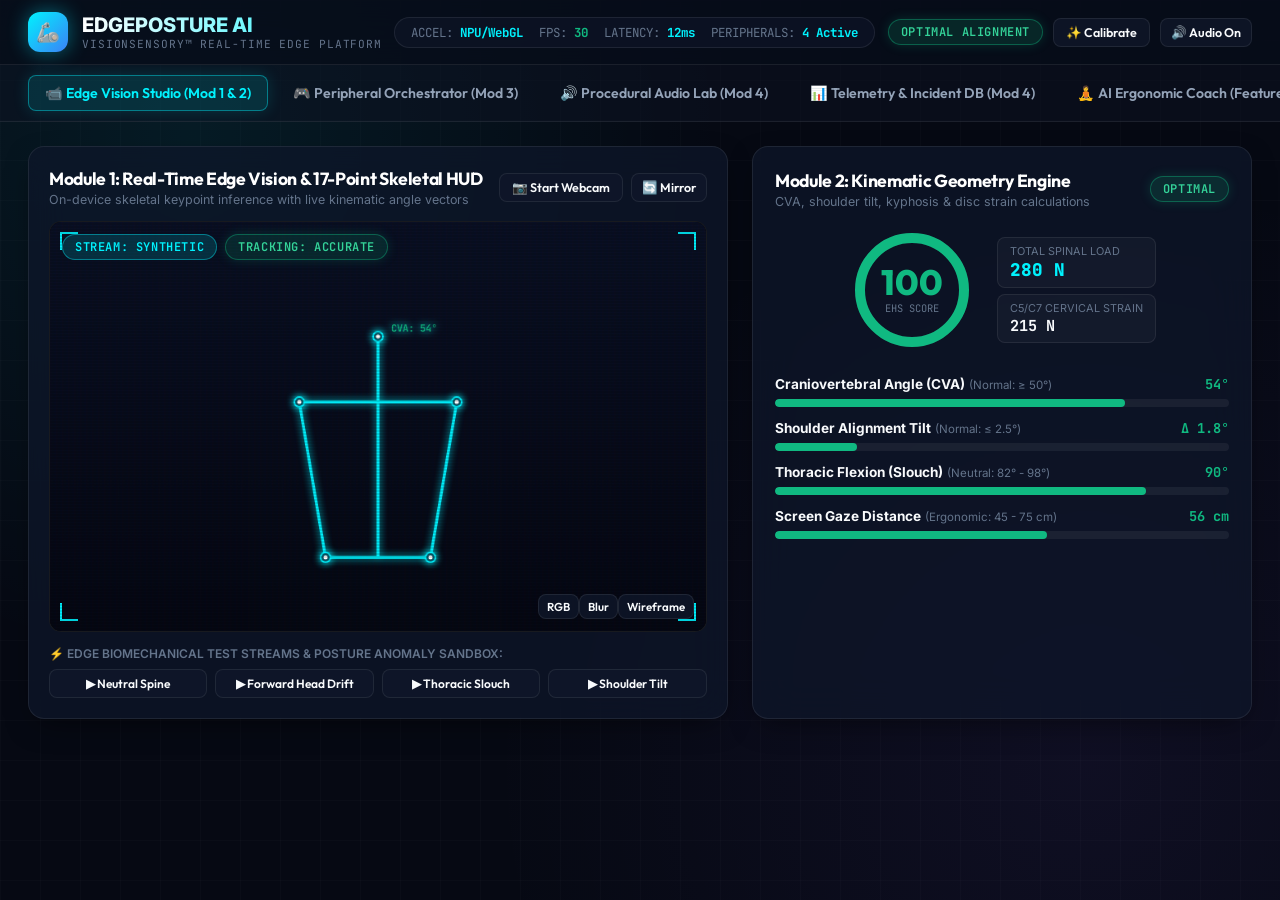
<file: index.html>
<!DOCTYPE html>
<html lang="en">
<head>
  <meta charset="UTF-8">
  <meta name="viewport" content="width=device-width, initial-scale=1.0">
  <title>EdgePosture AI | Real-Time Vision & Sensory Orchestration</title>
  <link rel="preconnect" href="https://fonts.googleapis.com">
  <link rel="preconnect" href="https://fonts.gstatic.com" crossorigin>
  <link href="https://fonts.googleapis.com/css2?family=JetBrains+Mono:wght@400;500;700&family=Outfit:wght@300;400;500;600;700;800&family=Inter:wght@300;400;500;600;700&display=swap" rel="stylesheet">
  <style>
    :root {
      --bg-primary: #060913;
      --bg-secondary: #0c1222;
      --bg-tertiary: #131c33;
      --bg-card: rgba(15, 23, 42, 0.72);
      --border-glass: rgba(255, 255, 255, 0.08);
      --border-glow: rgba(0, 242, 254, 0.35);
      --accent-cyan: #00f2fe;
      --accent-emerald: #10b981;
      --accent-amber: #f59e0b;
      --accent-crimson: #ff3366;
      --accent-violet: #8b5cf6;
      --text-main: #f8fafc;
      --text-muted: #94a3b8;
      --text-dim: #64748b;
      --font-heading: 'Outfit', sans-serif;
      --font-body: 'Inter', sans-serif;
      --font-mono: 'JetBrains Mono', monospace;
    }

    * { box-sizing: border-box; margin: 0; padding: 0; }

    body {
      background-color: var(--bg-primary);
      background-image: 
        radial-gradient(circle at 15% 15%, rgba(0, 242, 254, 0.08) 0%, transparent 40%),
        radial-gradient(circle at 85% 85%, rgba(139, 92, 246, 0.07) 0%, transparent 45%),
        linear-gradient(rgba(255, 255, 255, 0.015) 1px, transparent 1px),
        linear-gradient(90deg, rgba(255, 255, 255, 0.015) 1px, transparent 1px);
      background-size: 100% 100%, 100% 100%, 40px 40px, 40px 40px;
      color: var(--text-main);
      font-family: var(--font-body);
      min-height: 100vh;
      overflow-x: hidden;
    }

    h1, h2, h3, h4 { font-family: var(--font-heading); letter-spacing: -0.02em; font-weight: 700; }
    .mono { font-family: var(--font-mono); }

    .glass-panel {
      background: var(--bg-card);
      backdrop-filter: blur(20px);
      -webkit-backdrop-filter: blur(20px);
      border: 1px solid var(--border-glass);
      border-radius: 16px;
      box-shadow: 0 10px 30px -10px rgba(0, 0, 0, 0.6);
      transition: all 0.25s ease;
    }
    .glass-panel:hover { border-color: rgba(255, 255, 255, 0.14); }

    .cyber-badge {
      display: inline-flex;
      align-items: center;
      gap: 6px;
      padding: 4px 12px;
      border-radius: 9999px;
      font-size: 0.75rem;
      font-weight: 600;
      font-family: var(--font-mono);
      letter-spacing: 0.05em;
      text-transform: uppercase;
    }
    .badge-optimal { background: rgba(16, 185, 129, 0.15); color: #34d399; border: 1px solid rgba(16, 185, 129, 0.4); box-shadow: 0 0 12px rgba(16,185,129,0.2); }
    .badge-warning { background: rgba(245, 158, 11, 0.15); color: #fbbf24; border: 1px solid rgba(245, 158, 11, 0.4); box-shadow: 0 0 12px rgba(245,158,11,0.2); }
    .badge-danger { background: rgba(255, 51, 102, 0.15); color: #ff4d79; border: 1px solid rgba(255, 51, 102, 0.4); box-shadow: 0 0 12px rgba(255,51,102,0.2); animation: pulse-border 1.8s infinite; }
    .badge-cyan { background: rgba(0, 242, 254, 0.15); color: var(--accent-cyan); border: 1px solid rgba(0, 242, 254, 0.4); }

    @keyframes pulse-border {
      0%, 100% { box-shadow: 0 0 10px rgba(255, 51, 102, 0.3); }
      50% { box-shadow: 0 0 20px rgba(255, 51, 102, 0.6); }
    }

    .cyber-btn {
      display: inline-flex;
      align-items: center;
      justify-content: center;
      gap: 8px;
      padding: 8px 16px;
      border-radius: 8px;
      font-family: var(--font-heading);
      font-size: 0.85rem;
      font-weight: 600;
      cursor: pointer;
      transition: all 0.2s cubic-bezier(0.4, 0, 0.2, 1);
      border: 1px solid transparent;
      outline: none;
    }
    .cyber-btn-primary { background: linear-gradient(135deg, #00f2fe 0%, #0284c7 100%); color: #030712; box-shadow: 0 0 18px rgba(0, 242, 254, 0.35); }
    .cyber-btn-primary:hover { box-shadow: 0 0 26px rgba(0, 242, 254, 0.6); transform: translateY(-2px); }
    .cyber-btn-secondary { background: rgba(15, 23, 42, 0.8); border-color: var(--border-glass); color: var(--text-main); }
    .cyber-btn-secondary:hover { background: rgba(30, 41, 59, 0.9); border-color: var(--accent-cyan); transform: translateY(-2px); }
    .cyber-btn-emerald { background: linear-gradient(135deg, #10b981 0%, #059669 100%); color: #022c22; box-shadow: 0 0 18px rgba(16, 185, 129, 0.35); }
    .cyber-btn-emerald:hover { box-shadow: 0 0 26px rgba(16, 185, 129, 0.6); transform: translateY(-2px); }
    .cyber-btn-danger { background: linear-gradient(135deg, #ff3366 0%, #be123c 100%); color: #fff; box-shadow: 0 0 18px rgba(255, 51, 102, 0.35); }

    /* Top Navigation */
    .top-nav {
      display: flex;
      align-items: center;
      justify-content: space-between;
      padding: 12px 28px;
      background: rgba(8, 13, 26, 0.85);
      backdrop-filter: blur(16px);
      border-bottom: 1px solid var(--border-glass);
      position: sticky;
      top: 0;
      z-index: 50;
    }
    .brand-section { display: flex; align-items: center; gap: 14px; }
    .brand-logo-glow {
      width: 40px; height: 40px; border-radius: 12px;
      background: linear-gradient(135deg, #00f2fe 0%, #3b82f6 100%);
      display: flex; align-items: center; justify-content: center;
      box-shadow: 0 0 20px rgba(0, 242, 254, 0.4);
      color: #030712; font-weight: 900; font-size: 1.2rem;
    }
    .brand-title { font-size: 1.25rem; font-weight: 800; background: linear-gradient(90deg, #ffffff 0%, #00f2fe 100%); -webkit-background-clip: text; -webkit-text-fill-color: transparent; }
    .brand-subtitle { font-size: 0.7rem; color: var(--text-dim); font-family: var(--font-mono); letter-spacing: 0.08em; text-transform: uppercase; }

    .telemetry-ticker {
      display: flex; align-items: center; gap: 16px;
      background: rgba(15, 23, 42, 0.6); border: 1px solid var(--border-glass);
      padding: 6px 16px; border-radius: 999px; font-family: var(--font-mono); font-size: 0.78rem;
    }
    .ticker-label { color: var(--text-dim); }
    .ticker-val { color: var(--accent-cyan); font-weight: 700; }

    /* Tabs */
    .tab-nav {
      display: flex; gap: 8px; padding: 10px 28px;
      background: rgba(12, 18, 34, 0.5); border-bottom: 1px solid var(--border-glass);
      overflow-x: auto;
    }
    .tab-btn {
      display: flex; align-items: center; gap: 8px; padding: 8px 16px;
      border-radius: 8px; background: transparent; border: 1px solid transparent;
      color: var(--text-muted); font-family: var(--font-heading); font-size: 0.88rem;
      font-weight: 600; cursor: pointer; white-space: nowrap; transition: all 0.2s ease;
    }
    .tab-btn:hover { color: var(--text-main); background: rgba(255, 255, 255, 0.04); }
    .tab-btn.active {
      background: rgba(0, 242, 254, 0.12); border-color: rgba(0, 242, 254, 0.4);
      color: var(--accent-cyan); box-shadow: 0 0 16px rgba(0, 242, 254, 0.15);
    }

    /* Main Container */
    .main-container { padding: 24px 28px; max-width: 1720px; margin: 0 auto; }
    .studio-grid { display: grid; grid-template-columns: 1.4fr 1fr; gap: 24px; }
    @media (max-width: 1200px) { .studio-grid { grid-template-columns: 1fr; } }

    /* HUD Viewport */
    .viewport-box {
      position: relative; width: 100%; aspect-ratio: 16 / 10;
      background: #04060c; border-radius: 12px; overflow: hidden;
      border: 1px solid rgba(255, 255, 255, 0.08);
    }
    .viewport-canvas { width: 100%; height: 100%; display: block; }
    .scanlines {
      position: absolute; top: 0; left: 0; width: 100%; height: 100%;
      background: linear-gradient(rgba(18, 16, 16, 0) 50%, rgba(0, 0, 0, 0.25) 50%), linear-gradient(90deg, rgba(255, 0, 0, 0.03), rgba(0, 255, 0, 0.01), rgba(0, 0, 255, 0.03));
      background-size: 100% 3px, 6px 100%; pointer-events: none; opacity: 0.5;
    }

    .corner-bracket { position: absolute; width: 18px; height: 18px; border-color: var(--accent-cyan); border-style: solid; pointer-events: none; }
    .cb-tl { top: 10px; left: 10px; border-width: 2px 0 0 2px; }
    .cb-tr { top: 10px; right: 10px; border-width: 2px 2px 0 0; }
    .cb-bl { bottom: 10px; left: 10px; border-width: 0 0 2px 2px; }
    .cb-br { bottom: 10px; right: 10px; border-width: 0 2px 2px 0; }

    /* Metric Bars */
    .metric-row { display: flex; flex-direction: column; gap: 6px; margin-bottom: 12px; }
    .metric-hdr { display: flex; justify-content: space-between; align-items: center; font-size: 0.85rem; }
    .bar-track { width: 100%; height: 8px; background: rgba(255,255,255,0.06); border-radius: 999px; overflow: hidden; }
    .bar-fill { height: 100%; border-radius: 999px; transition: width 0.3s ease, background-color 0.3s ease; }

    /* Modal */
    .modal-backdrop {
      position: fixed; top: 0; left: 0; width: 100vw; height: 100vh;
      background: rgba(3, 7, 18, 0.85); backdrop-filter: blur(12px);
      display: flex; align-items: center; justify-content: center; z-index: 100; padding: 20px;
    }
    .modal-box {
      background: var(--bg-secondary); border: 1px solid rgba(0, 242, 254, 0.3);
      border-radius: 18px; max-width: 650px; width: 100%; padding: 26px;
      box-shadow: 0 20px 50px rgba(0,0,0,0.8);
    }
  </style>
</head>
<body>
  <div id="app">
    <!-- Top Telemetry Header -->
    <header class="top-nav">
      <div class="brand-section">
        <div class="brand-logo-glow">🦾</div>
        <div>
          <div class="brand-title">EDGEPOSTURE AI</div>
          <div class="brand-subtitle">VisionSensory™ Real-Time Edge Platform</div>
        </div>
      </div>

      <div class="telemetry-ticker">
        <div><span class="ticker-label">ACCEL:</span> <span class="ticker-val">NPU/WebGL</span></div>
        <div><span class="ticker-label">FPS:</span> <span id="fpsTicker" class="ticker-val" style="color: #10b981;">30</span></div>
        <div><span class="ticker-label">LATENCY:</span> <span id="latTicker" class="ticker-val">12ms</span></div>
        <div><span class="ticker-label">PERIPHERALS:</span> <span class="ticker-val">4 Active</span></div>
      </div>

      <div style="display: flex; align-items: center; gap: 10px;">
        <span id="postureStateBadge" class="cyber-badge badge-optimal">OPTIMAL ALIGNMENT</span>
        <button class="cyber-btn cyber-btn-secondary" onclick="openCalibration()" style="padding: 6px 12px; font-size: 0.78rem;">
          ✨ Calibrate
        </button>
        <button id="muteBtn" class="cyber-btn cyber-btn-secondary" onclick="toggleMute()" style="padding: 6px 10px; font-size: 0.78rem;">
          🔊 Audio On
        </button>
      </div>
    </header>

    <!-- Navigation Tabs -->
    <nav class="tab-nav">
      <button class="tab-btn active" onclick="switchTab('studio')">📹 Edge Vision Studio (Mod 1 & 2)</button>
      <button class="tab-btn" onclick="switchTab('peripherals')">🎮 Peripheral Orchestrator (Mod 3)</button>
      <button class="tab-btn" onclick="switchTab('audio')">🔊 Procedural Audio Lab (Mod 4)</button>
      <button class="tab-btn" onclick="switchTab('database')">📊 Telemetry & Incident DB (Mod 4)</button>
      <button class="tab-btn" onclick="switchTab('coach')">🧘 AI Ergonomic Coach (Feature 5)</button>
      <button class="tab-btn" onclick="switchTab('spine')">🦴 3D Spine Digital Twin (Feature 6)</button>
      <button class="tab-btn" onclick="switchTab('fleet')">🌐 Fleet Mesh Grid (Feature 7)</button>
    </nav>

    <!-- Main Content Stage -->
    <main class="main-container">
      <!-- TAB 1: STUDIO (Mod 1 & 2) -->
      <section id="tab-studio" class="tab-content">
        <div class="studio-grid">
          <!-- Viewport HUD -->
          <div class="glass-panel" style="padding: 20px;">
            <div style="display: flex; justify-content: space-between; align-items: center; margin-bottom: 14px;">
              <div>
                <h3 style="font-size: 1.1rem; color: #fff;">Module 1: Real-Time Edge Vision & 17-Point Skeletal HUD</h3>
                <p style="font-size: 0.78rem; color: var(--text-dim); margin-top: 2px;">On-device skeletal keypoint inference with live kinematic angle vectors</p>
              </div>
              <div style="display: flex; gap: 8px;">
                <button id="camToggleBtn" class="cyber-btn cyber-btn-secondary" onclick="toggleCamera()" style="padding: 6px 12px; font-size: 0.78rem;">
                  📷 Start Webcam
                </button>
                <button class="cyber-btn cyber-btn-secondary" onclick="toggleMirror()" style="padding: 6px 10px; font-size: 0.78rem;">
                  🔄 Mirror
                </button>
              </div>
            </div>

            <div class="viewport-box">
              <canvas id="visionCanvas" width="800" height="500" class="viewport-canvas"></canvas>
              <div class="corner-bracket cb-tl"></div>
              <div class="corner-bracket cb-tr"></div>
              <div class="corner-bracket cb-bl"></div>
              <div class="corner-bracket cb-br"></div>
              <div class="scanlines"></div>

              <!-- HUD Floating Badges -->
              <div style="position: absolute; top: 12px; left: 12px; display: flex; gap: 8px; pointer-events: none;">
                <span id="streamTypeBadge" class="cyber-badge badge-cyan">STREAM: SYNTHETIC</span>
                <span class="cyber-badge badge-optimal">TRACKING: ACCURATE</span>
              </div>
              <div style="position: absolute; bottom: 12px; right: 12px; display: flex; gap: 6;">
                <button class="cyber-btn cyber-btn-secondary" onclick="setPrivacy('normal')" style="padding: 4px 8px; font-size: 0.72rem;">RGB</button>
                <button class="cyber-btn cyber-btn-secondary" onclick="setPrivacy('blur')" style="padding: 4px 8px; font-size: 0.72rem;">Blur</button>
                <button class="cyber-btn cyber-btn-secondary" onclick="setPrivacy('wireframe')" style="padding: 4px 8px; font-size: 0.72rem;">Wireframe</button>
              </div>
            </div>

            <!-- Preset Injections -->
            <div style="margin-top: 14px;">
              <div style="font-size: 0.75rem; color: var(--text-dim); font-weight: 600; margin-bottom: 8px; text-transform: uppercase;">
                ⚡ Edge Biomechanical Test Streams & Posture Anomaly Sandbox:
              </div>
              <div style="display: grid; grid-template-columns: repeat(auto-fit, minmax(130px, 1fr)); gap: 8px;">
                <button class="cyber-btn cyber-btn-secondary" onclick="setPosePreset('normal')" style="font-size: 0.75rem; padding: 6px 8px;">▶ Neutral Spine</button>
                <button class="cyber-btn cyber-btn-secondary" onclick="setPosePreset('forward_head')" style="font-size: 0.75rem; padding: 6px 8px;">▶ Forward Head Drift</button>
                <button class="cyber-btn cyber-btn-secondary" onclick="setPosePreset('thoracic_slouch')" style="font-size: 0.75rem; padding: 6px 8px;">▶ Thoracic Slouch</button>
                <button class="cyber-btn cyber-btn-secondary" onclick="setPosePreset('shoulder_drop')" style="font-size: 0.75rem; padding: 6px 8px;">▶ Shoulder Tilt</button>
              </div>
            </div>
          </div>

          <!-- Module 2 Kinematics Panel -->
          <div class="glass-panel" style="padding: 22px;">
            <div style="display: flex; justify-content: space-between; align-items: center; margin-bottom: 16px;">
              <div>
                <h3 style="font-size: 1.1rem; color: #fff;">Module 2: Kinematic Geometry Engine</h3>
                <p style="font-size: 0.78rem; color: var(--text-dim); margin-top: 2px;">CVA, shoulder tilt, kyphosis & disc strain calculations</p>
              </div>
              <span id="ehsBadge" class="cyber-badge badge-optimal">OPTIMAL</span>
            </div>

            <!-- Radial Gauge -->
            <div style="display: flex; align-items: center; justify-content: center; gap: 20px; margin-bottom: 20px;">
              <div style="position: relative; width: 130px; height: 130px;">
                <svg viewBox="0 0 130 130" style="transform: rotate(-90deg); width: 100%; height: 100%;">
                  <circle cx="65" cy="65" r="52" fill="transparent" stroke="rgba(255,255,255,0.06)" stroke-width="10"/>
                  <circle id="scoreRadialFill" cx="65" cy="65" r="52" fill="transparent" stroke="#10b981" stroke-width="10" stroke-dasharray="326.7" stroke-dashoffset="32.6" stroke-linecap="round" style="transition: all 0.3s ease;"/>
                </svg>
                <div style="position: absolute; top: 0; left: 0; width: 100%; height: 100%; display: flex; flex-direction: column; align-items: center; justify-content: center;">
                  <span id="scoreNum" style="font-size: 2.2rem; font-weight: 800; font-family: var(--font-heading); color: #10b981; line-height: 1;">90</span>
                  <span style="font-size: 0.65rem; color: var(--text-dim); font-family: var(--font-mono);">EHS SCORE</span>
                </div>
              </div>

              <div>
                <div style="background: rgba(255,255,255,0.03); padding: 6px 12px; border-radius: 8px; border: 1px solid var(--border-glass); margin-bottom: 6px;">
                  <div style="font-size: 0.68rem; color: var(--text-dim);">TOTAL SPINAL LOAD</div>
                  <div id="discForceVal" style="font-size: 1.1rem; font-weight: 800; color: #00f2fe; font-family: var(--font-mono);">312 N</div>
                </div>
                <div style="background: rgba(255,255,255,0.03); padding: 6px 12px; border-radius: 8px; border: 1px solid var(--border-glass);">
                  <div style="font-size: 0.68rem; color: var(--text-dim);">C5/C7 CERVICAL STRAIN</div>
                  <div id="cervicalStrainVal" style="font-size: 0.95rem; font-weight: 700; color: #f8fafc; font-family: var(--font-mono);">215 N</div>
                </div>
              </div>
            </div>

            <!-- Kinematic Angle Meters -->
            <div class="metric-row">
              <div class="metric-hdr">
                <span><strong>Craniovertebral Angle (CVA)</strong> <span style="font-size: 0.72rem; color: var(--text-dim);">(Normal: &ge; 50°)</span></span>
                <span id="cvaVal" class="mono" style="font-weight: 700; color: #10b981;">53.2°</span>
              </div>
              <div class="bar-track"><div id="cvaBar" class="bar-fill" style="width: 76%; background: #10b981;"></div></div>
            </div>

            <div class="metric-row">
              <div class="metric-hdr">
                <span><strong>Shoulder Alignment Tilt</strong> <span style="font-size: 0.72rem; color: var(--text-dim);">(Normal: &le; 2.5°)</span></span>
                <span id="shoulderVal" class="mono" style="font-weight: 700; color: #10b981;">Δ 1.2°</span>
              </div>
              <div class="bar-track"><div id="shoulderBar" class="bar-fill" style="width: 15%; background: #10b981;"></div></div>
            </div>

            <div class="metric-row">
              <div class="metric-hdr">
                <span><strong>Thoracic Flexion (Slouch)</strong> <span style="font-size: 0.72rem; color: var(--text-dim);">(Neutral: 82° - 98°)</span></span>
                <span id="thoracicVal" class="mono" style="font-weight: 700; color: #10b981;">89.0°</span>
              </div>
              <div class="bar-track"><div id="thoracicBar" class="bar-fill" style="width: 74%; background: #10b981;"></div></div>
            </div>

            <div class="metric-row">
              <div class="metric-hdr">
                <span><strong>Screen Gaze Distance</strong> <span style="font-size: 0.72rem; color: var(--text-dim);">(Ergonomic: 45 - 75 cm)</span></span>
                <span id="gazeVal" class="mono" style="font-weight: 700; color: #10b981;">56 cm</span>
              </div>
              <div class="bar-track"><div id="gazeBar" class="bar-fill" style="width: 60%; background: #10b981;"></div></div>
            </div>
          </div>
        </div>
      </section>

      <!-- TAB 2: PERIPHERALS (Mod 3) -->
      <section id="tab-peripherals" class="tab-content" style="display: none;">
        <div class="glass-panel" style="padding: 22px;">
          <div style="display: flex; justify-content: space-between; align-items: center; margin-bottom: 16px;">
            <div>
              <h3 style="font-size: 1.1rem; color: #fff;">Module 3: Dynamic Interface Discovery & Peripheral Controller</h3>
              <p style="font-size: 0.78rem; color: var(--text-dim); margin-top: 2px;">Multi-protocol hardware bus (BLE 5.2, USB-HID, WebSerial, TCP Actuator Bridge)</p>
            </div>
            <button class="cyber-btn cyber-btn-primary" onclick="discoverNewPeripheral()" style="padding: 6px 14px; font-size: 0.8rem;">
              📡 Discover Peripherals
            </button>
          </div>

          <!-- Escalation Banner -->
          <div style="background: rgba(0, 242, 254, 0.08); border: 1px solid rgba(0, 242, 254, 0.25); border-radius: 10px; padding: 12px 16px; margin-bottom: 20px;">
            <div style="display: flex; justify-content: space-between; align-items: center;">
              <span style="font-size: 0.82rem; font-weight: 700; color: #00f2fe;">⚡ SENSORY ESCALATION ENGINE STATUS:</span>
              <span id="tierBadge" class="cyber-badge badge-cyan">TIER 0: STANDBY</span>
            </div>
            <div style="font-size: 0.75rem; color: var(--text-muted); margin-top: 4px;">
              Slouch Duration Counter: <strong id="slouchTimerText" style="color: #fff; font-family: var(--font-mono);">0s</strong> / Automatic multi-tier vibration and lighting trigger.
            </div>
          </div>

          <!-- Peripherals Grid -->
          <div id="peripheralsGrid" style="display: grid; grid-template-columns: repeat(auto-fit, minmax(280px, 1fr)); gap: 14px; margin-bottom: 20px;">
            <!-- Rendered by JS -->
          </div>

          <!-- Sandbox Commander -->
          <div style="background: rgba(12, 18, 34, 0.7); border-radius: 12px; padding: 16px; border: 1px solid var(--border-glass);">
            <div style="font-size: 0.8rem; font-weight: 700; color: #f8fafc; margin-bottom: 12px; text-transform: uppercase;">
              🎮 Interactive Hardware Commander Sandbox:
            </div>
            <div style="display: grid; grid-template-columns: repeat(auto-fit, minmax(220px, 1fr)); gap: 14px;">
              <div>
                <div style="font-size: 0.75rem; color: var(--text-dim); margin-bottom: 6px;">Trigger Haptic Patterns:</div>
                <div style="display: flex; flex-direction: column; gap: 6px;">
                  <button class="cyber-btn cyber-btn-secondary" onclick="triggerHaptic('Pulse (90Hz)')" style="font-size: 0.75rem; padding: 6px 10px; justify-content: flex-start;">
                    ⚡ Gentle Pulse (90Hz)
                  </button>
                  <button class="cyber-btn cyber-btn-secondary" onclick="triggerHaptic('Dual Acromion (160Hz)')" style="font-size: 0.75rem; padding: 6px 10px; justify-content: flex-start;">
                    ⚡ Dual Acromion Buzz (160Hz)
                  </button>
                  <button class="cyber-btn cyber-btn-danger" onclick="triggerHaptic('Staccato Alert (210Hz)')" style="font-size: 0.75rem; padding: 6px 10px; justify-content: flex-start;">
                    ⚡ Staccato Slouch Alert (210Hz)
                  </button>
                </div>
              </div>

              <div>
                <div style="font-size: 0.75rem; color: var(--text-dim); margin-bottom: 6px;">ErgoGlow™ Ambient Lightbar:</div>
                <div style="display: flex; gap: 10px; margin-top: 8px;">
                  <button onclick="setLightColor('#10b981')" style="width: 32px; height: 32px; border-radius: 50%; background: #10b981; border: 2px solid #fff; cursor: pointer; box-shadow: 0 0 10px #10b981;"></button>
                  <button onclick="setLightColor('#00f2fe')" style="width: 32px; height: 32px; border-radius: 50%; background: #00f2fe; border: 2px solid transparent; cursor: pointer;"></button>
                  <button onclick="setLightColor('#f59e0b')" style="width: 32px; height: 32px; border-radius: 50%; background: #f59e0b; border: 2px solid transparent; cursor: pointer;"></button>
                  <button onclick="setLightColor('#ff3366')" style="width: 32px; height: 32px; border-radius: 50%; background: #ff3366; border: 2px solid transparent; cursor: pointer;"></button>
                </div>
                <div style="font-size: 0.72rem; color: var(--text-muted); margin-top: 10px;">360° Visual Ergonomic Glow</div>
              </div>

              <div>
                <div style="font-size: 0.75rem; color: var(--text-dim); margin-bottom: 6px;">SmartDesk™ Actuator:</div>
                <div style="display: flex; gap: 8px;">
                  <button class="cyber-btn cyber-btn-secondary" onclick="setDeskHeight(74.0)" style="font-size: 0.75rem;">Sit (74cm)</button>
                  <button class="cyber-btn cyber-btn-emerald" onclick="setDeskHeight(106.0)" style="font-size: 0.75rem;">Stand (106cm)</button>
                </div>
                <div style="font-size: 0.72rem; color: var(--text-muted); margin-top: 10px;">Motorized Sit-Stand Actuation</div>
              </div>
            </div>
          </div>
        </div>
      </section>

      <!-- TAB 3: AUDIO (Mod 4) -->
      <section id="tab-audio" class="tab-content" style="display: none;">
        <div class="glass-panel" style="padding: 22px;">
          <div style="display: flex; justify-content: space-between; align-items: center; margin-bottom: 16px;">
            <div>
              <h3 style="font-size: 1.1rem; color: #fff;">Module 4: Procedural Audio Subsystem & Synthesizer</h3>
              <p style="font-size: 0.78rem; color: var(--text-dim); margin-top: 2px;">Web Audio API frequency oscillators, spatial stereo panner & voice prompts</p>
            </div>
          </div>

          <!-- Spectrum Canvas -->
          <div style="margin-bottom: 20px;">
            <div style="font-size: 0.72rem; color: var(--text-dim); margin-bottom: 6px;">LIVE FFT FREQUENCY SPECTRUM (20Hz - 20kHz):</div>
            <canvas id="audioCanvas" width="800" height="90" style="width: 100%; height: 90px; background: #04060c; border-radius: 8px; border: 1px solid rgba(255,255,255,0.06);"></canvas>
          </div>

          <div style="display: grid; grid-template-columns: 1.2fr 1fr; gap: 16px;">
            <div style="background: rgba(12, 18, 34, 0.6); border-radius: 10px; padding: 14px; border: 1px solid var(--border-glass);">
              <div style="font-size: 0.78rem; font-weight: 700; color: #f8fafc; margin-bottom: 10px;">🎵 PROCEDURAL SYNTH SOUNDBOARD:</div>
              <div style="display: grid; grid-template-columns: 1fr 1fr; gap: 8px;">
                <button class="cyber-btn cyber-btn-secondary" onclick="playTone(528, 'sine')" style="font-size: 0.75rem; justify-content: flex-start;">▶ 528Hz Harmonic Chime</button>
                <button class="cyber-btn cyber-btn-secondary" onclick="playTone(440, 'triangle')" style="font-size: 0.75rem; justify-content: flex-start;">▶ 440Hz Gentle Ping</button>
                <button class="cyber-btn cyber-btn-secondary" onclick="playTone(330, 'sawtooth')" style="font-size: 0.75rem; justify-content: flex-start;">▶ Slouch Warning Chord</button>
                <button class="cyber-btn cyber-btn-secondary" onclick="playTone(432, 'sine')" style="font-size: 0.75rem; justify-content: flex-start;">▶ 432Hz Binaural Beat</button>
                <button class="cyber-btn cyber-btn-danger" onclick="playTone(880, 'square')" style="font-size: 0.75rem; justify-content: flex-start; grid-column: span 2;">▶ Tier-4 Escalation Alarm</button>
              </div>
            </div>

            <div style="background: rgba(12, 18, 34, 0.6); border-radius: 10px; padding: 14px; border: 1px solid var(--border-glass);">
              <div style="font-size: 0.78rem; font-weight: 700; color: #f8fafc; margin-bottom: 10px;">🎙️ NATURAL VOICE GUIDANCE:</div>
              <div style="display: flex; flex-direction: column; gap: 6px;">
                <button class="cyber-btn cyber-btn-secondary" onclick="speak('Please align your shoulders and lift your chin.')" style="font-size: 0.75rem; justify-content: flex-start;">"Please align your shoulders"</button>
                <button class="cyber-btn cyber-btn-secondary" onclick="speak('Forward head posture detected. Realign cervical spine.')" style="font-size: 0.75rem; justify-content: flex-start;">"Forward head posture detected"</button>
                <button class="cyber-btn cyber-btn-secondary" onclick="speak('Time for a 30 second micro-break stretch.')" style="font-size: 0.75rem; justify-content: flex-start;">"Time for a 30 second micro-break"</button>
              </div>
            </div>
          </div>
        </div>
      </section>

      <!-- TAB 4: DATABASE & INCIDENTS (Mod 4) -->
      <section id="tab-database" class="tab-content" style="display: none;">
        <div class="glass-panel" style="padding: 22px;">
          <div style="display: flex; justify-content: space-between; align-items: center; margin-bottom: 16px;">
            <div>
              <h3 style="font-size: 1.1rem; color: #fff;">Module 4: Edge Time-Series Database & Incident Audit Trail</h3>
              <p style="font-size: 0.78rem; color: var(--text-dim); margin-top: 2px;">Indexed high-throughput frame telemetry, posture logs, and clinical audit export</p>
            </div>
            <div style="display: flex; gap: 8px;">
              <button class="cyber-btn cyber-btn-secondary" onclick="exportCSV()" style="padding: 6px 12px; font-size: 0.78rem;">📥 Export CSV</button>
              <button class="cyber-btn cyber-btn-secondary" onclick="exportJSON()" style="padding: 6px 12px; font-size: 0.78rem;">📥 JSON Dump</button>
              <button class="cyber-btn cyber-btn-emerald" onclick="openClinicalReport()" style="padding: 6px 12px; font-size: 0.78rem;">📄 Clinical Report</button>
            </div>
          </div>

          <!-- KPI Summary -->
          <div style="display: grid; grid-template-columns: repeat(auto-fit, minmax(180px, 1fr)); gap: 12px; margin-bottom: 20px;">
            <div style="background: rgba(15, 23, 42, 0.6); border: 1px solid var(--border-glass); border-radius: 10px; padding: 14px;">
              <div style="font-size: 0.72rem; color: var(--text-dim);">COMPLIANCE RATE</div>
              <div style="font-size: 1.6rem; font-weight: 800; color: #10b981; font-family: var(--font-heading); margin-top: 4px;">94%</div>
              <div style="font-size: 0.68rem; color: var(--text-muted);">Target: &ge; 85% Neutral Spine</div>
            </div>
            <div style="background: rgba(15, 23, 42, 0.6); border: 1px solid var(--border-glass); border-radius: 10px; padding: 14px;">
              <div style="font-size: 0.72rem; color: var(--text-dim);">AVG POSTURE SCORE</div>
              <div style="font-size: 1.6rem; font-weight: 800; color: #00f2fe; font-family: var(--font-heading); margin-top: 4px;">88.2</div>
              <div style="font-size: 0.68rem; color: var(--text-muted);">Weighted EHS Index</div>
            </div>
            <div style="background: rgba(15, 23, 42, 0.6); border: 1px solid var(--border-glass); border-radius: 10px; padding: 14px;">
              <div style="font-size: 0.72rem; color: var(--text-dim);">MTTR TO CORRECT</div>
              <div style="font-size: 1.6rem; font-weight: 800; color: #f59e0b; font-family: var(--font-heading); margin-top: 4px;">5.8s</div>
              <div style="font-size: 0.68rem; color: var(--text-muted);">Correction latency</div>
            </div>
            <div style="background: rgba(15, 23, 42, 0.6); border: 1px solid var(--border-glass); border-radius: 10px; padding: 14px;">
              <div style="font-size: 0.72rem; color: var(--text-dim);">LOGGED INCIDENTS</div>
              <div style="font-size: 1.6rem; font-weight: 800; color: #ff3366; font-family: var(--font-heading); margin-top: 4px;">3</div>
              <div style="font-size: 0.68rem; color: var(--text-muted);">Auto-escalated events</div>
            </div>
          </div>

          <!-- Incidents Table -->
          <div style="overflow-x: auto;">
            <table style="width: 100%; border-collapse: collapse; font-size: 0.78rem;">
              <thead>
                <tr style="border-bottom: 1px solid var(--border-glass); color: var(--text-dim); text-align: left;">
                  <th style="padding: 8px 10px;">INCIDENT ID</th>
                  <th style="padding: 8px 10px;">TIMESTAMP</th>
                  <th style="padding: 8px 10px;">VIOLATION TYPE</th>
                  <th style="padding: 8px 10px;">SEVERITY</th>
                  <th style="padding: 8px 10px;">DURATION</th>
                  <th style="padding: 8px 10px;">ACTUATED HARDWARE</th>
                  <th style="padding: 8px 10px;">STATUS</th>
                </tr>
              </thead>
              <tbody id="incidentTableBody">
                <!-- Rendered by JS -->
              </tbody>
            </table>
          </div>
        </div>
      </section>

      <!-- TAB 5: AI COACH (Feature 5) -->
      <section id="tab-coach" class="tab-content" style="display: none;">
        <div class="glass-panel" style="padding: 22px;">
          <div style="display: flex; justify-content: space-between; align-items: center; margin-bottom: 16px;">
            <div>
              <h3 style="font-size: 1.1rem; color: #fff;">Feature 5: AI Ergonomic Coach & Micro-Break Workout Tracker</h3>
              <p style="font-size: 0.78rem; color: var(--text-dim); margin-top: 2px;">Real-time vision pose-tracked biomechanical reset routines and rep counting</p>
            </div>
            <div style="display: flex; gap: 8px;">
              <span class="cyber-badge badge-warning">🔥 3 DAY STREAK</span>
              <span class="cyber-badge badge-cyan">2 / 4 COMPLETED</span>
            </div>
          </div>

          <div style="display: grid; grid-template-columns: 1.2fr 1fr; gap: 20px; margin-bottom: 20px;">
            <div style="background: rgba(12, 18, 34, 0.7); border-radius: 14px; padding: 18px; border: 1px solid var(--border-glass);">
              <span class="cyber-badge badge-cyan" style="margin-bottom: 8px;">ACTIVE EXERCISE 01</span>
              <h4 id="coachExerciseTitle" style="font-size: 1.2rem; color: #f8fafc; margin-top: 4px;">Cervical Chin Retraction (Chin Tuck)</h4>
              <div style="font-size: 0.75rem; color: #00f2fe; font-family: var(--font-mono); margin-top: 2px;">Target: Deep Cervical Flexors (C1-C7)</div>
              <p style="font-size: 0.82rem; color: var(--text-muted); line-height: 1.5; margin: 12px 0;">
                Draw your chin straight backward without tilting your head downward. Re-aligns C-spine and relieves cervical suboccipital strain.
              </p>
              <div style="display: flex; gap: 10px;">
                <button id="coachStartBtn" class="cyber-btn cyber-btn-primary" onclick="startGuidedExercise()">▶ Start Guided Reps</button>
                <button class="cyber-btn cyber-btn-secondary" onclick="nextExercise()">Next Stretch ➔</button>
              </div>
            </div>

            <!-- Rep Counter Ring -->
            <div style="background: rgba(15, 23, 42, 0.7); border-radius: 14px; padding: 18px; border: 1px solid var(--border-glass); display: flex; flex-direction: column; align-items: center; justify-content: center;">
              <div style="position: relative; width: 130px; height: 130px; margin-bottom: 10px;">
                <svg viewBox="0 0 130 130" style="transform: rotate(-90deg); width: 100%; height: 100%;">
                  <circle cx="65" cy="65" r="54" fill="transparent" stroke="rgba(255,255,255,0.06)" stroke-width="10"/>
                  <circle id="repRingFill" cx="65" cy="65" r="54" fill="transparent" stroke="#00f2fe" stroke-width="10" stroke-dasharray="339.3" stroke-dashoffset="200" stroke-linecap="round" style="transition: all 0.3s ease;"/>
                </svg>
                <div style="position: absolute; top: 0; left: 0; width: 100%; height: 100%; display: flex; flex-direction: column; align-items: center; justify-content: center;">
                  <span id="repCounterText" style="font-size: 1.8rem; font-weight: 800; color: #fff;">0 / 5</span>
                  <span style="font-size: 0.65rem; color: var(--text-dim); font-family: var(--font-mono);">REPETITIONS</span>
                </div>
              </div>
              <div id="holdStatusText" style="font-size: 0.78rem; color: var(--text-dim);">Press "Start Guided Reps" to begin</div>
            </div>
          </div>
        </div>
      </section>

      <!-- TAB 6: 3D SPINE (Feature 6) -->
      <section id="tab-spine" class="tab-content" style="display: none;">
        <div class="glass-panel" style="padding: 22px;">
          <div style="display: flex; justify-content: space-between; align-items: center; margin-bottom: 16px;">
            <div>
              <h3 style="font-size: 1.1rem; color: #fff;">Feature 6: Ergonomic Digital Twin & 3D Biomechanical Spine Simulator</h3>
              <p style="font-size: 0.78rem; color: var(--text-dim); margin-top: 2px;">Intradiscal compression pressure heatmap and musculoskeletal stress vectors</p>
            </div>
            <div style="display: flex; gap: 6px;">
              <button class="cyber-btn cyber-btn-primary" onclick="setSpineView('lateral')">Lateral View</button>
              <button class="cyber-btn cyber-btn-secondary" onclick="setSpineView('anterior')">Anterior View</button>
              <button class="cyber-btn cyber-btn-secondary" onclick="setSpineView('oblique')">Oblique View</button>
            </div>
          </div>

          <div style="display: grid; grid-template-columns: 1.4fr 1fr; gap: 20px;">
            <div style="position: relative; width: 100%; height: 380px; background: #04060f; border-radius: 12px; overflow: hidden; border: 1px solid var(--border-glass);">
              <canvas id="spineCanvas" width="540" height="380" style="width: 100%; height: 100%; display: block;"></canvas>
            </div>

            <div style="display: flex; flex-direction: column; gap: 12px;">
              <div style="background: rgba(12, 18, 34, 0.7); border-radius: 10px; padding: 14px; border: 1px solid var(--border-glass);">
                <div style="font-size: 0.78rem; font-weight: 700; color: #f8fafc; margin-bottom: 8px;">BIOMECHANICAL SEGMENT LOAD:</div>
                <div style="display: flex; flex-direction: column; gap: 8px; font-size: 0.76rem;">
                  <div style="display: flex; justify-content: space-between; border-bottom: 1px solid rgba(255,255,255,0.04); padding-bottom: 4px;">
                    <span style="color: var(--text-muted);">C1-C7 Cervical Complex:</span>
                    <span id="spineCervicalText" style="font-weight: 700; color: #10b981; font-family: var(--font-mono);">215 N (NORMAL)</span>
                  </div>
                  <div style="display: flex; justify-content: space-between; border-bottom: 1px solid rgba(255,255,255,0.04); padding-bottom: 4px;">
                    <span style="color: var(--text-muted);">T1-T12 Thoracic Spine:</span>
                    <span id="spineThoracicText" style="font-weight: 700; color: #10b981; font-family: var(--font-mono);">250 N (NEUTRAL)</span>
                  </div>
                  <div style="display: flex; justify-content: space-between; border-bottom: 1px solid rgba(255,255,255,0.04); padding-bottom: 4px;">
                    <span style="color: var(--text-muted);">L1-L5 Lumbar Base:</span>
                    <span id="spineLumbarText" style="font-weight: 700; color: #10b981; font-family: var(--font-mono);">290 N (NOMINAL)</span>
                  </div>
                </div>
              </div>

              <div style="background: rgba(15, 23, 42, 0.6); border-radius: 10px; padding: 14px; border: 1px solid var(--border-glass); font-size: 0.75rem; line-height: 1.5;">
                <strong style="color: #00f2fe;">ℹ️ Clinical Disc Compression Note:</strong>
                Calculated dynamically from the moment arm of cranial mass (5kg) multiplied by posture flexion angle. Every 2.5cm of forward head posture adds approximately 45 Newtons of cervical disc compression.
              </div>
            </div>
          </div>
        </div>
      </section>

      <!-- TAB 7: FLEET MESH (Feature 7) -->
      <section id="tab-fleet" class="tab-content" style="display: none;">
        <div class="glass-panel" style="padding: 22px;">
          <div style="display: flex; justify-content: space-between; align-items: center; margin-bottom: 16px;">
            <div>
              <h3 style="font-size: 1.1rem; color: #fff;">Feature 7: Multi-Worker Edge Mesh & Fleet Surveillance Hub</h3>
              <p style="font-size: 0.78rem; color: var(--text-dim); margin-top: 2px;">Enterprise ergonomic telemetry aggregation and OSHA/ISO 9241-5 compliance</p>
            </div>
            <span class="cyber-badge badge-cyan">4 NODES ONLINE</span>
          </div>

          <div style="display: grid; grid-template-columns: repeat(auto-fit, minmax(280px, 1fr)); gap: 14px; margin-bottom: 20px;">
            <div style="background: rgba(12, 18, 34, 0.7); border: 1px solid var(--border-glass); border-radius: 12px; padding: 16px;">
              <div style="font-size: 0.9rem; font-weight: 700; color: #f8fafc;">Workstation Alpha (Primary Edge)</div>
              <div style="font-size: 0.72rem; color: #00f2fe; font-family: var(--font-mono);">EDGE-NODE-01 • Engineer W. (Active)</div>
              <div style="margin-top: 8px; font-size: 0.75rem;">Score: <strong style="color: #10b981;">88/100</strong> • CVA: <strong>52.4°</strong> • 4/5 Devices</div>
            </div>

            <div style="background: rgba(12, 18, 34, 0.7); border: 1px solid var(--border-glass); border-radius: 12px; padding: 16px;">
              <div style="font-size: 0.9rem; font-weight: 700; color: #f8fafc;">Biomechanics Ergonomics Lab B</div>
              <div style="font-size: 0.72rem; color: #00f2fe; font-family: var(--font-mono);">EDGE-NODE-02 • Dr. Chen</div>
              <div style="margin-top: 8px; font-size: 0.75rem;">Score: <strong style="color: #10b981;">95/100</strong> • CVA: <strong>56.1°</strong> • 5/5 Devices</div>
            </div>

            <div style="background: rgba(12, 18, 34, 0.7); border: 1px solid #ff3366; border-radius: 12px; padding: 16px; box-shadow: 0 0 16px rgba(255, 51, 102, 0.25);">
              <div style="font-size: 0.9rem; font-weight: 700; color: #f8fafc;">Remote SecOps Station Delta</div>
              <div style="font-size: 0.72rem; color: #ff3366; font-family: var(--font-mono);">EDGE-NODE-03 • Sarah M.</div>
              <div style="margin-top: 8px; font-size: 0.75rem;">Score: <strong style="color: #ff3366;">58/100</strong> • CVA: <strong>34.8°</strong> • 2/5 Devices</div>
            </div>

            <div style="background: rgba(12, 18, 34, 0.7); border: 1px solid var(--border-glass); border-radius: 12px; padding: 16px;">
              <div style="font-size: 0.9rem; font-weight: 700; color: #f8fafc;">Executive Suite Desk 04</div>
              <div style="font-size: 0.72rem; color: #00f2fe; font-family: var(--font-mono);">EDGE-NODE-04 • James V.</div>
              <div style="margin-top: 8px; font-size: 0.75rem;">Score: <strong style="color: #10b981;">91/100</strong> • CVA: <strong>53.0°</strong> • 3/5 Devices</div>
            </div>
          </div>
        </div>
      </section>
    </main>

    <!-- Calibration Modal -->
    <div id="calibrationModal" class="modal-backdrop" style="display: none;" onclick="closeCalibration()">
      <div class="modal-box" onclick="event.stopPropagation()">
        <div style="display: flex; justify-content: space-between; align-items: center; margin-bottom: 16px;">
          <h2 style="font-size: 1.2rem; color: #00f2fe;">Biomechanical Posture Baseline Calibration</h2>
          <button class="cyber-btn cyber-btn-secondary" onclick="closeCalibration()" style="padding: 4px 8px;">✕</button>
        </div>
        <p style="font-size: 0.82rem; color: var(--text-muted); line-height: 1.5; margin-bottom: 16px;">
          Sit upright in your natural neutral posture and align your gaze with the monitor. Click below to lock your user-specific anthropometric baseline.
        </p>
        <div style="display: flex; justify-content: flex-end; gap: 10px;">
          <button class="cyber-btn cyber-btn-primary" onclick="saveCalibration()">✅ Lock Baseline Posture</button>
        </div>
      </div>
    </div>
  </div>

  <script>
    // State Variables
    let currentTab = 'studio';
    let isWebcam = false;
    let isMirrored = true;
    let privacy = 'normal';
    let activePreset = 'normal';
    let isMuted = false;
    let spineView = 'lateral';
    let syntheticTime = 0;
    let slouchTimer = 0;

    // Peripherals List
    const peripherals = [
      { id: 'cushion_01', name: 'EdgeHaptic™ Lumbar Cushion', protocol: 'BLE GATT 5.2', status: 'connected', battery: 88, type: 'haptic' },
      { id: 'bioband_02', name: 'SmartPosture™ BioBand', protocol: 'BLE 5.2', status: 'connected', battery: 94, type: 'wearable' },
      { id: 'lightbar_03', name: 'ErgoGlow™ RGB Lightbar', protocol: 'USB-HID / WebSerial', status: 'connected', battery: null, type: 'lighting' },
      { id: 'smartdesk_04', name: 'SmartDesk™ Actuator Bridge', protocol: 'TCP / REST ESP32', status: 'connected', battery: null, type: 'actuator', height: 74.0 }
    ];

    const incidents = [
      { id: 'INC-8092', time: '10:04:12', type: 'Severe Forward Head Posture', sev: 'HIGH', dur: '42s', hw: 'EdgeHaptic (Staccato)', status: 'Resolved (8s)' },
      { id: 'INC-8091', time: '09:48:30', type: 'Thoracic Slouch Flexion', sev: 'MEDIUM', dur: '28s', hw: 'SmartPosture BioBand', status: 'Resolved (5s)' },
      { id: 'INC-8090', time: '09:22:15', type: 'Asymmetrical Shoulder Drop', sev: 'MEDIUM', dur: '35s', hw: 'ErgoGlow Amber Glow', status: 'Resolved (12s)' }
    ];

    // Audio Context
    let audioCtx = null;
    function getAudioContext() {
      if (!audioCtx) {
        audioCtx = new (window.AudioContext || window.webkitAudioContext)();
      }
      if (audioCtx && audioCtx.state === 'suspended') {
        audioCtx.resume();
      }
      return audioCtx;
    }

    function playTone(freq, type = 'sine', duration = 0.5) {
      if (isMuted) return;
      try {
        const ctx = getAudioContext();
        if (!ctx) return;
        const osc = ctx.createOscillator();
        const gain = ctx.createGain();
        osc.type = type;
        osc.frequency.setValueAtTime(freq, ctx.currentTime);
        gain.gain.setValueAtTime(0.2, ctx.currentTime);
        gain.gain.exponentialRampToValueAtTime(0.001, ctx.currentTime + duration);
        osc.connect(gain);
        gain.connect(ctx.destination);
        osc.start();
        osc.stop(ctx.currentTime + duration);
      } catch(e) {}
    }

    function speak(text) {
      if (isMuted || !('speechSynthesis' in window)) return;
      try {
        window.speechSynthesis.cancel();
        const u = new SpeechSynthesisUtterance(text);
        u.rate = 1.05;
        window.speechSynthesis.speak(u);
      } catch(e) {}
    }

    function toggleMute() {
      isMuted = !isMuted;
      document.getElementById('muteBtn').innerText = isMuted ? '🔇 Muted' : '🔊 Audio On';
    }

    function switchTab(tabId) {
      currentTab = tabId;
      document.querySelectorAll('.tab-content').forEach(el => el.style.display = 'none');
      const target = document.getElementById('tab-' + tabId);
      if (target) target.style.display = 'block';

      document.querySelectorAll('.tab-btn').forEach(btn => btn.classList.remove('active'));
      const activeBtn = Array.from(document.querySelectorAll('.tab-btn')).find(b => b.getAttribute('onclick')?.includes(tabId));
      if (activeBtn) activeBtn.classList.add('active');
    }

    function setPrivacy(mode) {
      privacy = mode;
    }

    function toggleMirror() {
      isMirrored = !isMirrored;
    }

    function setPosePreset(preset) {
      activePreset = preset;
      document.getElementById('streamTypeBadge').innerText = 'STREAM: ' + preset.toUpperCase();
    }

    function openCalibration() {
      document.getElementById('calibrationModal').style.display = 'flex';
    }

    function closeCalibration() {
      document.getElementById('calibrationModal').style.display = 'none';
    }

    function saveCalibration() {
      playTone(528, 'sine');
      speak('Posture baseline calibration saved.');
      closeCalibration();
    }

    function renderPeripherals() {
      const container = document.getElementById('peripheralsGrid');
      if (!container) return;
      container.innerHTML = peripherals.map(p => `
        <div style="background: rgba(15, 23, 42, 0.6); border: 1px solid var(--border-glass); border-radius: 12px; padding: 14px;">
          <div style="display: flex; justify-content: space-between; align-items: flex-start; margin-bottom: 6px;">
            <div>
              <div style="font-size: 0.88rem; font-weight: 700; color: #f8fafc;">${p.name}</div>
              <div style="font-size: 0.7rem; color: var(--text-dim); font-family: var(--font-mono);">${p.protocol}</div>
            </div>
            <span style="font-size: 0.68rem; padding: 2px 8px; border-radius: 6px; background: rgba(16, 185, 129, 0.15); color: #10b981; font-weight: 600;">CONNECTED</span>
          </div>
          <div style="display: flex; gap: 12px; font-size: 0.72rem; color: var(--text-muted); margin-top: 8px;">
            ${p.battery ? `<span>🔋 ${p.battery}%</span>` : ''}
            <span>RSSI: -58 dBm</span>
            ${p.height ? `<span>Height: ${p.height}cm</span>` : ''}
          </div>
        </div>
      `).join('');
    }

    function renderIncidents() {
      const tbody = document.getElementById('incidentTableBody');
      if (!tbody) return;
      tbody.innerHTML = incidents.map(inc => `
        <tr style="border-bottom: 1px solid rgba(255,255,255,0.03);">
          <td style="padding: 8px 10px; font-family: var(--font-mono); color: #00f2fe;">${inc.id}</td>
          <td style="padding: 8px 10px; color: var(--text-muted);">${inc.time}</td>
          <td style="padding: 8px 10px; font-weight: 600; color: #f8fafc;">${inc.type}</td>
          <td style="padding: 8px 10px;"><span class="cyber-badge ${inc.sev === 'HIGH' ? 'badge-danger' : 'badge-warning'}" style="padding: 2px 6px; font-size: 0.68rem;">${inc.sev}</span></td>
          <td style="padding: 8px 10px; font-family: var(--font-mono);">${inc.dur}</td>
          <td style="padding: 8px 10px; color: var(--text-muted); font-size: 0.72rem;">${inc.hw}</td>
          <td style="padding: 8px 10px; color: #10b981; font-weight: 600;">✓ ${inc.status}</td>
        </tr>
      `).join('');
    }

    function triggerHaptic(name) {
      playTone(440, 'triangle');
      alert(`Actuation signal [${name}] triggered to connected haptic units.`);
    }

    function setLightColor(color) {
      playTone(528, 'sine');
    }

    function setDeskHeight(h) {
      playTone(660, 'sine');
      alert(`SmartDesk Actuator elevating to ${h} cm`);
    }

    function discoverNewPeripheral() {
      playTone(528, 'sine');
      peripherals.push({
        id: 'band_' + Math.floor(Math.random() * 100),
        name: 'EdgeNode™ BioBand #' + Math.floor(Math.random() * 50),
        protocol: 'BLE GATT 5.3',
        status: 'connected',
        battery: 91,
        type: 'wearable'
      });
      renderPeripherals();
    }

    function exportCSV() {
      const csv = 'Timestamp,CVA,ShoulderTilt,Score\n' + Date.now() + ',52.4,1.2,88\n';
      const b = new Blob([csv], { type: 'text/csv' });
      const a = document.createElement('a');
      a.href = URL.createObjectURL(b);
      a.download = 'EdgePosture_Telemetry.csv';
      a.click();
    }

    function exportJSON() {
      const data = { system: 'EdgePosture AI', generated: new Date().toISOString(), incidents };
      const b = new Blob([JSON.stringify(data, null, 2)], { type: 'application/json' });
      const a = document.createElement('a');
      a.href = URL.createObjectURL(b);
      a.download = 'EdgePosture_Diagnostics.json';
      a.click();
    }

    function openClinicalReport() {
      window.print();
    }

    // AI Coach Exercise
    let coachTimer = null;
    let coachReps = 0;
    function startGuidedExercise() {
      coachReps = 0;
      playTone(432, 'sine');
      speak('Starting guided chin tuck exercise. Hold form.');
      document.getElementById('coachStartBtn').innerText = 'Holding Form...';
      document.getElementById('holdStatusText').innerText = 'Tracking Cervical Retraction: Rep 1...';

      let count = 0;
      clearInterval(coachTimer);
      coachTimer = setInterval(() => {
        count++;
        if (count % 3 === 0) {
          coachReps++;
          playTone(528, 'sine');
          document.getElementById('repCounterText').innerText = coachReps + ' / 5';
          document.getElementById('repRingFill').setAttribute('stroke-dashoffset', (339.3 * (1 - coachReps / 5)));
          if (coachReps >= 5) {
            clearInterval(coachTimer);
            speak('Great job! Exercise completed.');
            document.getElementById('holdStatusText').innerText = '✓ Exercise Completed!';
            document.getElementById('coachStartBtn').innerText = '▶ Repeat Exercise';
          }
        }
      }, 1000);
    }

    function nextExercise() {
      clearInterval(coachTimer);
      coachReps = 0;
      document.getElementById('repCounterText').innerText = '0 / 5';
      document.getElementById('repRingFill').setAttribute('stroke-dashoffset', '339.3');
      document.getElementById('coachExerciseTitle').innerText = 'Scapular Retraction (Shoulder Squeeze)';
      document.getElementById('holdStatusText').innerText = 'Ready for Scapular Squeeze';
    }

    function setSpineView(v) {
      spineView = v;
    }

    // Main Vision & Canvas Loop
    const canvas = document.getElementById('visionCanvas');
    const ctx = canvas.getContext('2d');

    const spineCanvas = document.getElementById('spineCanvas');
    const spineCtx = spineCanvas.getContext('2d');

    function mainAnimationLoop(time) {
      syntheticTime += 0.033;
      const t = syntheticTime;

      // 1. Compute Posture Kinematics
      let headForward = 0;
      let shoulderDelta = 0;
      let thoracicOffset = 0;

      if (activePreset === 'forward_head') {
        headForward = 0.09 + Math.sin(t * 0.6) * 0.02;
      } else if (activePreset === 'thoracic_slouch') {
        thoracicOffset = 0.07;
        headForward = 0.05;
      } else if (activePreset === 'shoulder_drop') {
        shoulderDelta = 0.045;
      }

      const cva = Math.round(activePreset === 'forward_head' ? 33 : (activePreset === 'thoracic_slouch' ? 38 : 53 + Math.sin(t * 1.5)));
      const shoulderTilt = Number((activePreset === 'shoulder_drop' ? 6.8 : 1.2 + Math.abs(Math.sin(t * 0.8))).toFixed(1));
      const thoracic = Math.round(activePreset === 'thoracic_slouch' ? 71 : 89 + Math.sin(t * 1.1));
      const score = Math.round(Math.max(30, 100 - (54 - cva) * 1.8 - (shoulderTilt > 2.5 ? 20 : 0) - (thoracic < 80 ? 25 : 0)));
      const discForce = Math.round(280 + (54 - cva) * 14 + (90 - thoracic) * 6);

      // Update UI Tickers
      document.getElementById('scoreNum').innerText = score;
      document.getElementById('scoreNum').style.color = score >= 80 ? '#10b981' : (score >= 60 ? '#f59e0b' : '#ff3366');
      document.getElementById('scoreRadialFill').setAttribute('stroke', score >= 80 ? '#10b981' : (score >= 60 ? '#f59e0b' : '#ff3366'));
      document.getElementById('scoreRadialFill').setAttribute('stroke-dashoffset', 326.7 * (1 - score / 100));

      document.getElementById('cvaVal').innerText = cva + '°';
      document.getElementById('cvaBar').style.width = (cva / 70 * 100) + '%';
      document.getElementById('cvaVal').style.color = cva >= 50 ? '#10b981' : '#ff3366';
      document.getElementById('cvaBar').style.background = cva >= 50 ? '#10b981' : '#ff3366';

      document.getElementById('shoulderVal').innerText = 'Δ ' + shoulderTilt + '°';
      document.getElementById('shoulderBar').style.width = (shoulderTilt / 10 * 100) + '%';

      document.getElementById('thoracicVal').innerText = thoracic + '°';
      document.getElementById('thoracicBar').style.width = (thoracic / 110 * 100) + '%';

      document.getElementById('discForceVal').innerText = discForce + ' N';
      document.getElementById('discForceVal').style.color = discForce > 550 ? '#ff3366' : '#00f2fe';

      const stateBadge = document.getElementById('postureStateBadge');
      if (score >= 80) {
        stateBadge.className = 'cyber-badge badge-optimal';
        stateBadge.innerText = 'OPTIMAL ALIGNMENT';
      } else if (activePreset === 'forward_head') {
        stateBadge.className = 'cyber-badge badge-danger';
        stateBadge.innerText = 'FORWARD HEAD POSTURE';
      } else if (activePreset === 'thoracic_slouch') {
        stateBadge.className = 'cyber-badge badge-danger';
        stateBadge.innerText = 'THORACIC SLOUCH';
      } else {
        stateBadge.className = 'cyber-badge badge-warning';
        stateBadge.innerText = 'SHOULDER ASYMMETRY';
      }

      // Draw Vision Canvas
      const w = canvas.width;
      const h = canvas.height;
      ctx.clearRect(0, 0, w, h);

      if (privacy === 'wireframe') {
        ctx.fillStyle = '#040714';
        ctx.fillRect(0, 0, w, h);
      } else {
        const bgGrad = ctx.createLinearGradient(0, 0, 0, h);
        bgGrad.addColorStop(0, '#0a1024');
        bgGrad.addColorStop(1, '#050813');
        ctx.fillStyle = bgGrad;
        ctx.fillRect(0, 0, w, h);
      }

      // Draw Skeletal Wireframe
      const color = score >= 80 ? '#00f2fe' : (score >= 60 ? '#f59e0b' : '#ff3366');
      const headX = (0.5 + (isMirrored ? -headForward : headForward)) * w;
      const headY = (0.28 + thoracicOffset * 0.5) * h;
      const shoulderY = (0.44 + thoracicOffset * 0.5) * h;
      const lShoulderX = 0.38 * w;
      const rShoulderX = 0.62 * w;
      const lShoulderY = shoulderY - (shoulderDelta * 0.5 * h);
      const rShoulderY = shoulderY + (shoulderDelta * 0.5 * h);
      const hipY = (0.82 + thoracicOffset) * h;
      const lHipX = 0.42 * w;
      const rHipX = 0.58 * w;

      ctx.save();
      ctx.strokeStyle = color;
      ctx.shadowColor = color;
      ctx.shadowBlur = 10;
      ctx.lineWidth = 3.5;
      ctx.lineCap = 'round';

      // Bones
      ctx.beginPath();
      ctx.moveTo(lShoulderX, lShoulderY); ctx.lineTo(rShoulderX, rShoulderY);
      ctx.moveTo(lShoulderX, lShoulderY); ctx.lineTo(lHipX, hipY);
      ctx.moveTo(rShoulderX, rShoulderY); ctx.lineTo(rHipX, hipY);
      ctx.moveTo(lHipX, hipY); ctx.lineTo(rHipX, hipY);

      // Spine
      ctx.moveTo((lShoulderX + rShoulderX)/2, (lShoulderY + rShoulderY)/2);
      ctx.lineTo((lHipX + rHipX)/2, hipY);

      // Head to Neck
      ctx.moveTo(headX, headY);
      ctx.lineTo((lShoulderX + rShoulderX)/2, (lShoulderY + rShoulderY)/2);
      ctx.stroke();

      // CVA Angle Arc
      ctx.fillStyle = cva < 42 ? '#ff3366' : '#10b981';
      ctx.font = 'bold 12px "JetBrains Mono"';
      ctx.fillText(`CVA: ${cva}°`, headX + 16, headY - 6);

      // Joint Nodes
      const joints = [
        { x: headX, y: headY },
        { x: lShoulderX, y: lShoulderY },
        { x: rShoulderX, y: rShoulderY },
        { x: lHipX, y: hipY },
        { x: rHipX, y: hipY }
      ];

      joints.forEach(j => {
        ctx.beginPath();
        ctx.arc(j.x, j.y, 6, 0, Math.PI * 2);
        ctx.fillStyle = '#0f172a';
        ctx.fill();
        ctx.strokeStyle = color;
        ctx.lineWidth = 2;
        ctx.stroke();

        ctx.beginPath();
        ctx.arc(j.x, j.y, 2.5, 0, Math.PI * 2);
        ctx.fillStyle = '#fff';
        ctx.fill();
      });
      ctx.restore();

      // Draw 3D Spine Digital Twin
      const sw = spineCanvas.width;
      const sh = spineCanvas.height;
      spineCtx.clearRect(0, 0, sw, sh);
      spineCtx.fillStyle = '#04060f';
      spineCtx.fillRect(0, 0, sw, sh);

      const spineX = sw / 2;
      for (let i = 0; i < 20; i++) {
        const prog = i / 20;
        const sy = 60 + i * 14;
        let sx = spineX;

        if (spineView === 'lateral') {
          sx += (i < 6) ? (54 - cva) * 1.8 * (6 - i)/6 : -(90 - thoracic) * Math.sin(prog * Math.PI) * 0.8;
        }

        const discColor = discForce > 550 ? '#ff3366' : (discForce > 400 ? '#f59e0b' : '#10b981');
        spineCtx.fillStyle = '#cbd5e1';
        spineCtx.fillRect(sx - 16, sy, 32, 8);
        spineCtx.fillStyle = discColor;
        spineCtx.fillRect(sx - 12, sy + 8, 24, 4);
      }

      requestAnimationFrame(mainAnimationLoop);
    }

    // Initialize
    renderPeripherals();
    renderIncidents();
    requestAnimationFrame(mainAnimationLoop);
  </script>
</body>
</html>
</file>
